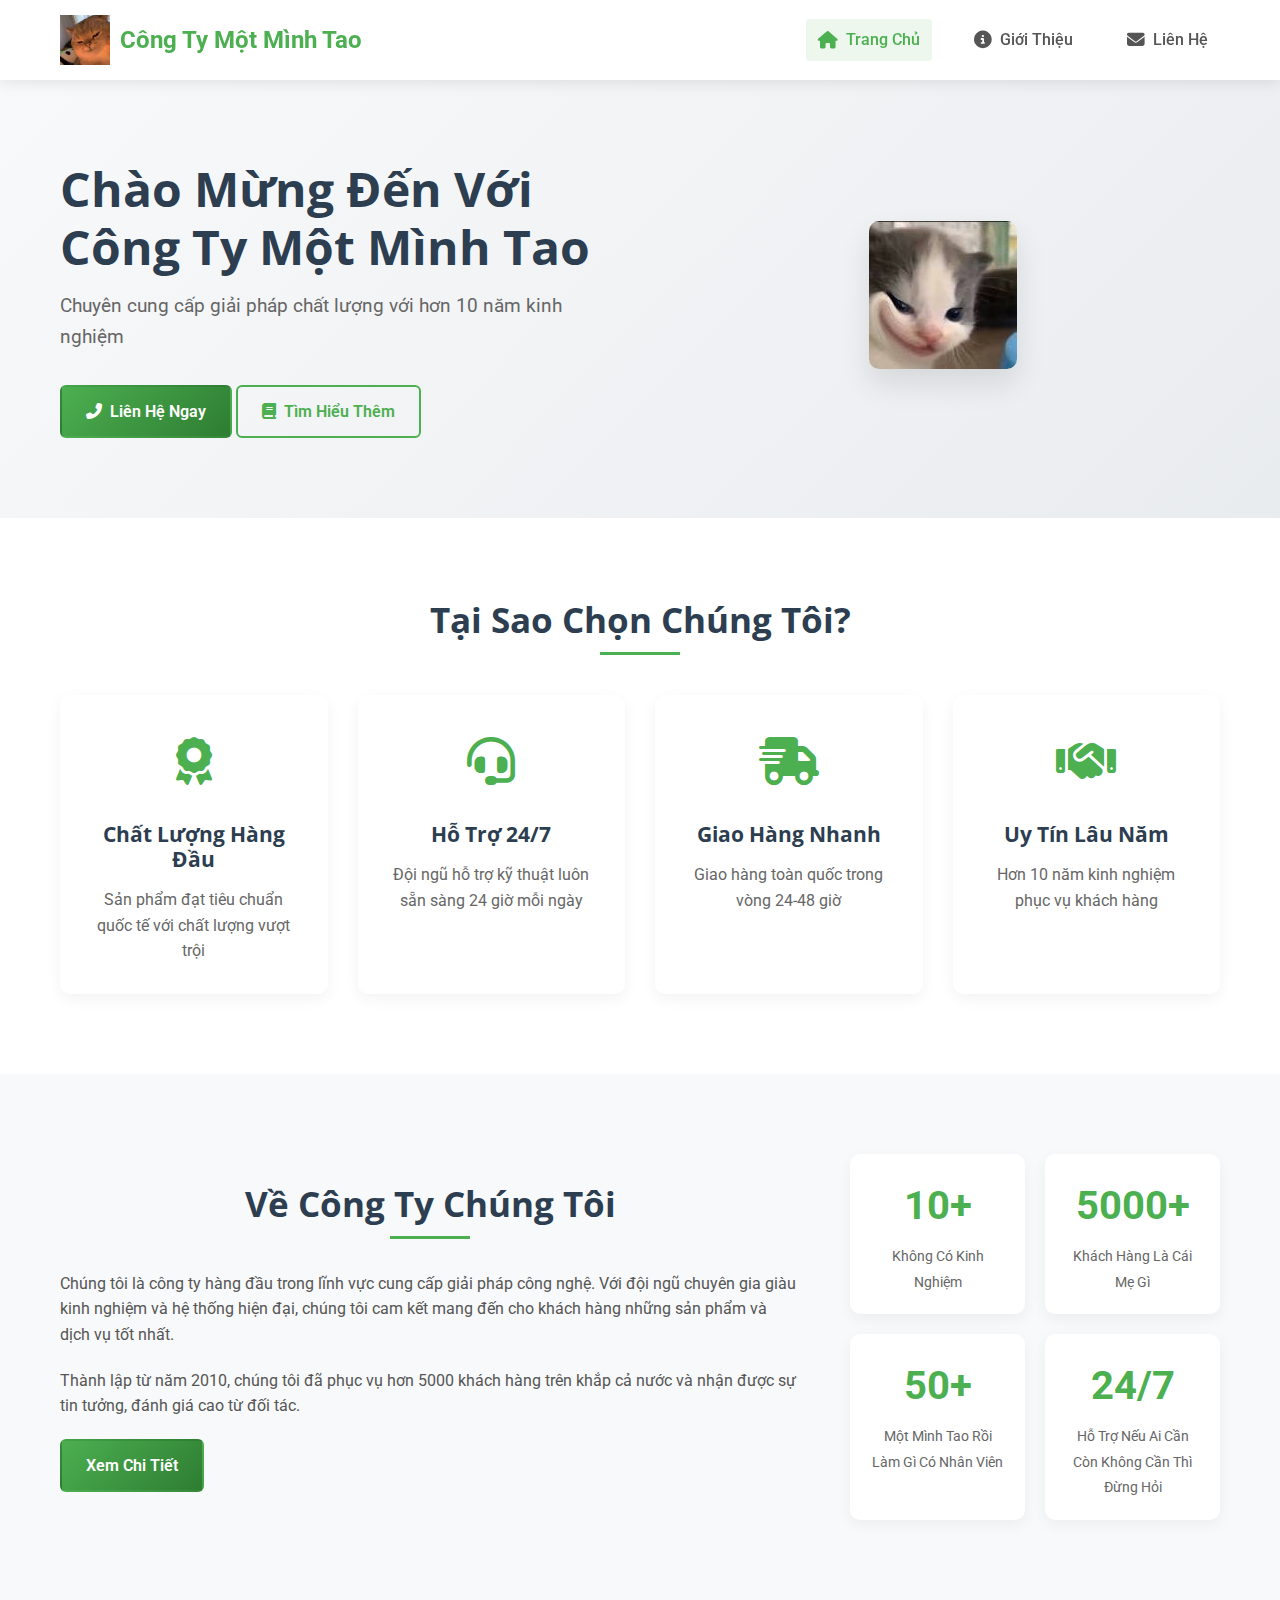
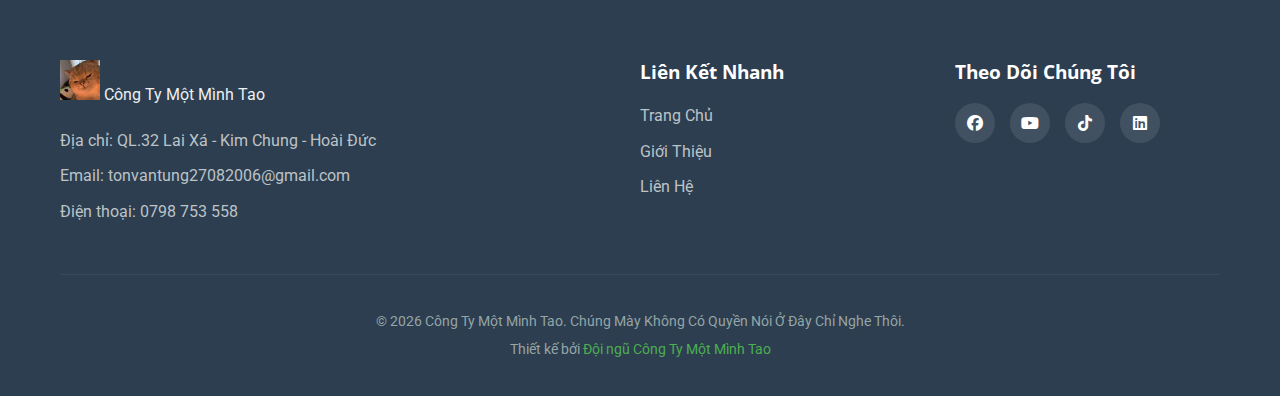
<file: index.html>
<!DOCTYPE html>
<html lang="vi">
<head>
    <meta charset="UTF-8">
    <meta name="viewport" content="width=device-width, initial-scale=1.0">
    <title>Công Ty Một Mình Tao - Trang Chủ</title>
    
    <!-- CSS -->
    <link rel="stylesheet" href="CSS/style.css">
    <link rel="stylesheet" href="CSS/responsive.css">
    
    <!-- Font Awesome Icons -->
    <link rel="stylesheet" href="https://cdnjs.cloudflare.com/ajax/libs/font-awesome/6.4.0/css/all.min.css">
    
    <!-- Favicon -->
    <link rel="icon" href="./images/meo6.ico" type="image/x-icon">
    
    <!-- Google Fonts -->
    <link href="https://fonts.googleapis.com/css2?family=Roboto:wght@300;400;500;700&family=Open+Sans:wght@400;600;700&display=swap" rel="stylesheet">
</head>
<body>
    <!-- HEADER -->
    <header class="header">
        <div class="container">
            <div class="header-content">
                <!-- Logo -->
                <div class="logo">
                    <a href="index.html">
                        <img src="./images/meo5.png" alt="Logo Công Ty Một Mình Tao">
                        <span class="logo-text">Công Ty Một Mình Tao</span>
                    </a>
                </div>
                
                <!-- Navigation Menu -->
                <nav class="nav">
                    <ul class="nav-list">
                        <li class="nav-item active">
                            <a href="index.html" class="nav-link">
                                <i class="fas fa-home"></i>
                                <span>Trang Chủ</span>
                            </a>
                        </li>
                        <li class="nav-item">
                            <a href="about.html" class="nav-link">
                                <i class="fas fa-info-circle"></i>
                                <span>Giới Thiệu</span>
                            </a>
                        </li>
                        <li class="nav-item">
                            <a href="contact.html" class="nav-link">
                                <i class="fas fa-envelope"></i>
                                <span>Liên Hệ</span>
                            </a>
                        </li>
                    </ul>
                </nav>
                
                <!-- Mobile Menu Button -->
                <button class="menu-toggle" id="menuToggle">
                    <i class="fas fa-bars"></i>
                </button>
            </div>
        </div>
    </header>

    <!-- HERO SECTION -->
    <section class="hero">
        <div class="container">
            <div class="hero-content">
                <h1 class="hero-title">Chào Mừng Đến Với Công Ty Một Mình Tao</h1>
                <p class="hero-subtitle">Chuyên cung cấp giải pháp chất lượng với hơn 10 năm kinh nghiệm</p>
                <a href="contact.html" class="btn btn-primary">
                    <i class="fas fa-phone-alt"></i>
                    Liên Hệ Ngay
                </a>
                <a href="about.html" class="btn btn-secondary">
                    <i class="fas fa-book"></i>
                    Tìm Hiểu Thêm
                </a>
            </div>
            
            <div class="hero-image">
                <img src="./images/meo7.jpg" alt="Hình ảnh công ty" class="hero-img">
            </div>
        </div>
    </section>

    <!-- FEATURES SECTION -->
    <section class="features">
        <div class="container">
            <h2 class="section-title">Tại Sao Chọn Chúng Tôi?</h2>
            
            <div class="features-grid">
                <div class="feature-card">
                    <div class="feature-icon">
                        <i class="fas fa-award"></i>
                    </div>
                    <h3 class="feature-title">Chất Lượng Hàng Đầu</h3>
                    <p class="feature-desc">Sản phẩm đạt tiêu chuẩn quốc tế với chất lượng vượt trội</p>
                </div>
                
                <div class="feature-card">
                    <div class="feature-icon">
                        <i class="fas fa-headset"></i>
                    </div>
                    <h3 class="feature-title">Hỗ Trợ 24/7</h3>
                    <p class="feature-desc">Đội ngũ hỗ trợ kỹ thuật luôn sẵn sàng 24 giờ mỗi ngày</p>
                </div>
                
                <div class="feature-card">
                    <div class="feature-icon">
                        <i class="fas fa-shipping-fast"></i>
                    </div>
                    <h3 class="feature-title">Giao Hàng Nhanh</h3>
                    <p class="feature-desc">Giao hàng toàn quốc trong vòng 24-48 giờ</p>
                </div>
                
                <div class="feature-card">
                    <div class="feature-icon">
                        <i class="fas fa-handshake"></i>
                    </div>
                    <h3 class="feature-title">Uy Tín Lâu Năm</h3>
                    <p class="feature-desc">Hơn 10 năm kinh nghiệm phục vụ khách hàng</p>
                </div>
            </div>
        </div>
    </section>

    <!-- ABOUT PREVIEW -->
    <section class="about-preview">
        <div class="container">
            <div class="about-content">
                <div class="about-text">
                    <h2 class="section-title">Về Công Ty Chúng Tôi</h2>
                    <p>Chúng tôi là công ty hàng đầu trong lĩnh vực cung cấp giải pháp công nghệ. Với đội ngũ chuyên gia giàu kinh nghiệm và hệ thống hiện đại, chúng tôi cam kết mang đến cho khách hàng những sản phẩm và dịch vụ tốt nhất.</p>
                    <p>Thành lập từ năm 2010, chúng tôi đã phục vụ hơn 5000 khách hàng trên khắp cả nước và nhận được sự tin tưởng, đánh giá cao từ đối tác.</p>
                    <a href="about.html" class="btn btn-primary">Xem Chi Tiết</a>
                </div>
                <div class="about-stats">
                    <div class="stat">
                        <span class="stat-number">10+</span>
                        <span class="stat-label">Không Có Kinh Nghiệm</span>
                    </div>
                    <div class="stat">
                        <span class="stat-number">5000+</span>
                        <span class="stat-label">Khách Hàng Là Cái Mẹ Gì</span>
                    </div>
                    <div class="stat">
                        <span class="stat-number">50+</span>
                        <span class="stat-label">Một Mình Tao Rồi Làm Gì Có Nhân Viên</span>
                    </div>
                    <div class="stat">
                        <span class="stat-number">24/7</span>
                        <span class="stat-label">Hỗ Trợ Nếu Ai Cần Còn Không Cần Thì Đừng Hỏi</span>
                    </div>
                </div>
            </div>
        </div>
    </section>

    <!-- FOOTER -->
    <footer class="footer">
        <div class="container">
            <div class="footer-content">
                <!-- Company Info -->
                <div class="footer-info">
                    <div class="logo">
                        <img src="./images/meo5.png" alt="Logo  Công Ty Một Mình Tao">
                        <span>Công Ty Một Mình Tao</span>
                    </div>
                    <p>Địa chỉ: QL.32 Lai Xá - Kim Chung - Hoài Đức</p>
                    <p>Email: tonvantung27082006@gmail.com</p>
                    <p>Điện thoại: 0798 753 558</p>
                </div>
                
                <!-- Quick Links -->
                <div class="footer-links">
                    <h3>Liên Kết Nhanh</h3>
                    <ul>
                        <li><a href="index.html">Trang Chủ</a></li>
                        <li><a href="about.html">Giới Thiệu</a></li>
                        <li><a href="contact.html">Liên Hệ</a></li>
                    </ul>
                </div>
                
                <!-- Social Media -->
                <div class="footer-social">
                    <h3>Theo Dõi Chúng Tôi</h3>
                    <div class="social-icons">
                        <a href="#"><i class="fab fa-facebook"></i></a>
                        <a href="#"><i class="fab fa-youtube"></i></a>
                        <a href="#"><i class="fab fa-tiktok"></i></a>
                        <a href="#"><i class="fab fa-linkedin"></i></a>
                    </div>
                </div>
            </div>
            
            <div class="footer-bottom">
                <p>&copy; 2026 Công Ty Một Mình Tao. Chúng Mày Không Có Quyền Nói Ở Đây Chỉ Nghe Thôi.</p>
                <p>Thiết kế bởi <a href="#" style="color: #4CAF50;">Đội ngũ Công Ty Một Mình Tao</a></p>
            </div>
        </div>
    </footer>

    <!-- JavaScript -->
    <script src="js/main.js"></script>
</body>
</html>
</file>
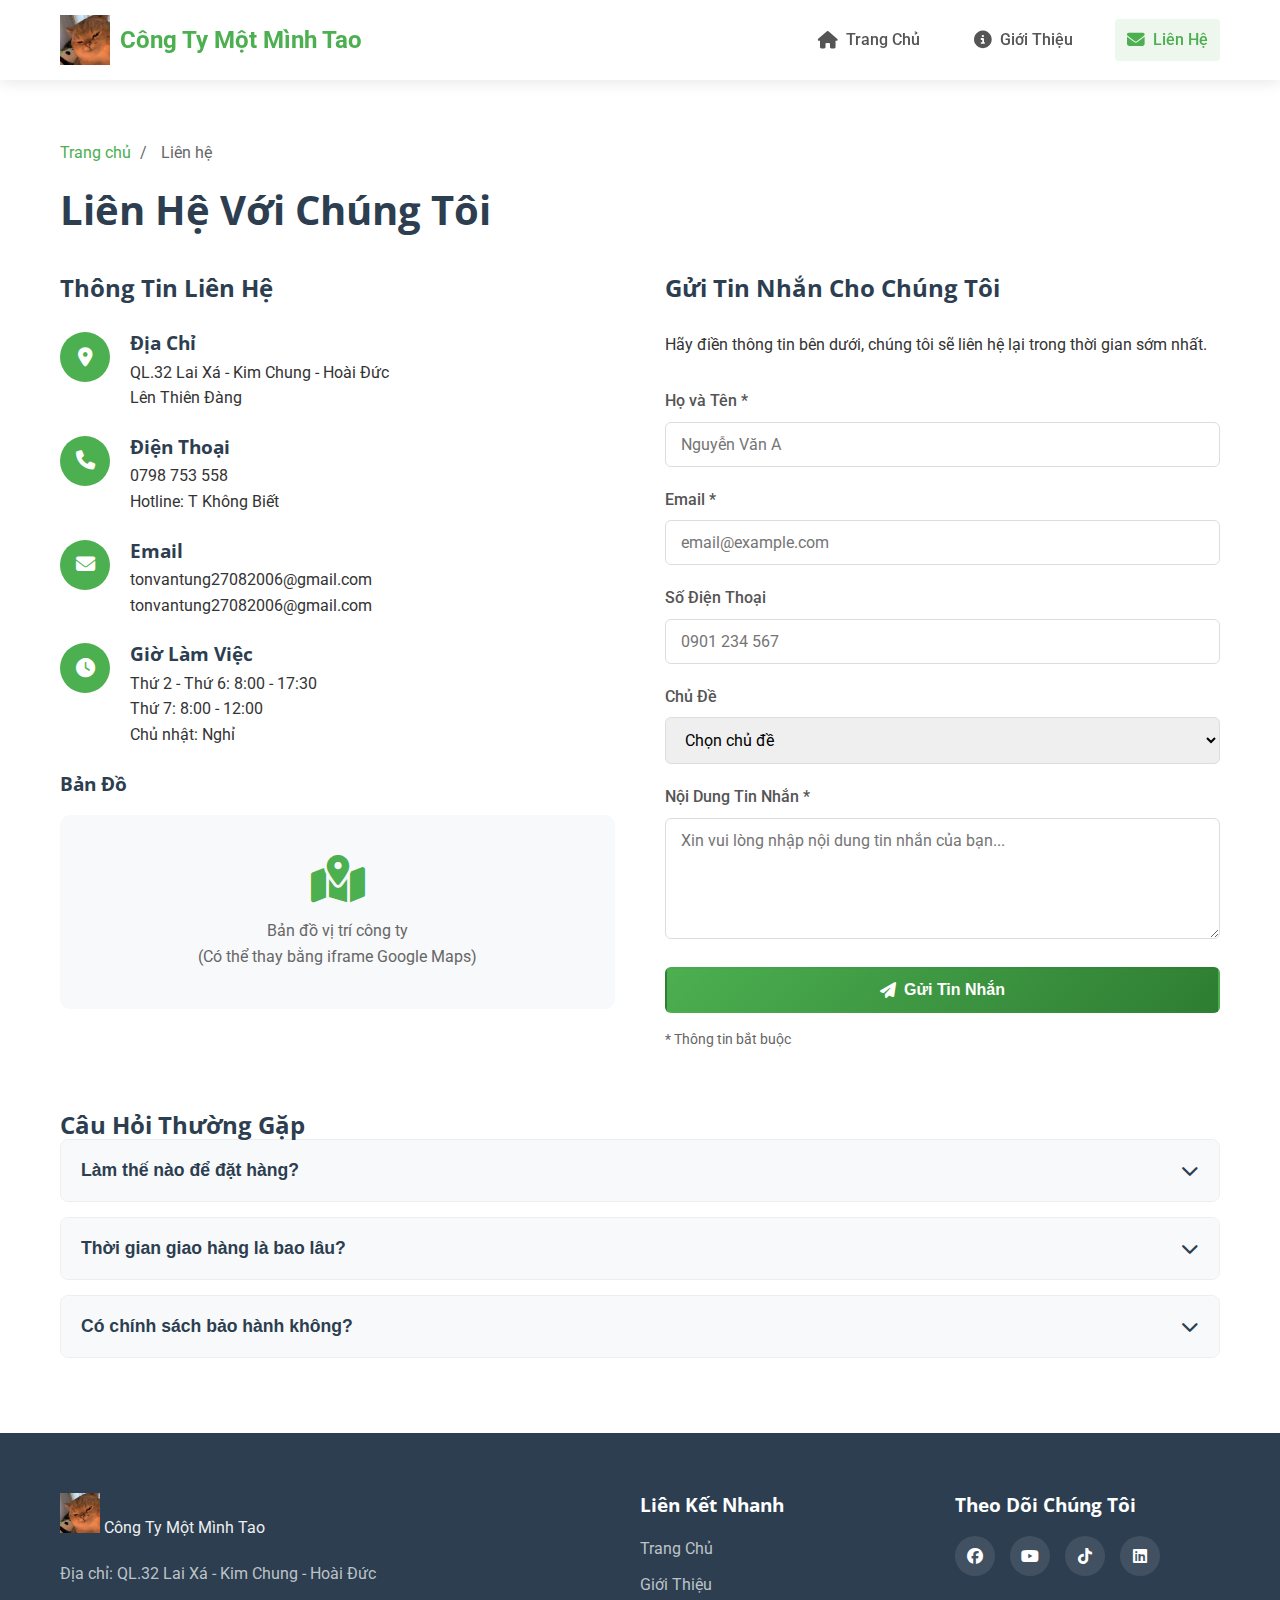
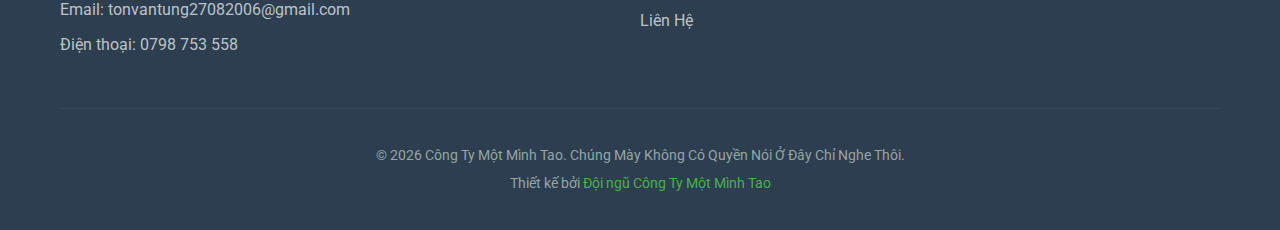
<file: contact.html>
<!-- LIÊN HỆ -->
<!DOCTYPE html>
<html lang="vi">
<head>
    <meta charset="UTF-8">
    <meta name="viewport" content="width=device-width, initial-scale=1.0">
    <title>Liên Hệ - Công Ty Một Mình Tao</title>
    
    <!-- CSS -->
    <link rel="stylesheet" href="CSS/style.css">
    <link rel="stylesheet" href="CSS/responsive.css">
    
    <!-- Font Awesome -->
    <link rel="stylesheet" href="https://cdnjs.cloudflare.com/ajax/libs/font-awesome/6.4.0/css/all.min.css">
    
    <!-- Favicon -->
    <link rel="icon" href="./images/meo6.ico" type="image/x-icon">
    
    <!-- Google Fonts -->
    <link href="https://fonts.googleapis.com/css2?family=Roboto:wght@300;400;500;700&family=Open+Sans:wght@400;600;700&display=swap" rel="stylesheet">
</head>
<body>
    <!-- HEADER -->
    <header class="header">
        <div class="container">
            <div class="header-content">
                <div class="logo">
                    <a href="index.html">
                        <img src="./images/meo5.png" alt="Logo Công Ty Một Mình Tao">
                        <span class="logo-text">Công Ty Một Mình Tao</span>
                    </a>
                </div>
                
                <nav class="nav">
                    <ul class="nav-list">
                        <li class="nav-item">
                            <a href="index.html" class="nav-link">
                                <i class="fas fa-home"></i>
                                <span>Trang Chủ</span>
                            </a>
                        </li>
                        <li class="nav-item">
                            <a href="about.html" class="nav-link">
                                <i class="fas fa-info-circle"></i>
                                <span>Giới Thiệu</span>
                            </a>
                        </li>
                        <li class="nav-item active">
                            <a href="contact.html" class="nav-link">
                                <i class="fas fa-envelope"></i>
                                <span>Liên Hệ</span>
                            </a>
                        </li>
                    </ul>
                </nav>
                
                <button class="menu-toggle" id="menuToggle">
                    <i class="fas fa-bars"></i>
                </button>
            </div>
        </div>
    </header>

    <!-- CONTACT CONTENT -->
    <main class="contact-page">
        <div class="container">
            <!-- Breadcrumb -->
            <div class="breadcrumb">
                <a href="index.html">Trang chủ</a>
                <span>/</span>
                <span>Liên hệ</span>
            </div>
            
            <!-- Page Title -->
            <h1 class="page-title">Liên Hệ Với Chúng Tôi</h1>
            
            <div class="contact-wrapper">
                <!-- Contact Info -->
                <div class="contact-info">
                    <h2>Thông Tin Liên Hệ</h2>
                    
                    <div class="contact-item">
                        <div class="contact-icon">
                            <i class="fas fa-map-marker-alt"></i>
                        </div>
                        <div class="contact-details">
                            <h3>Địa Chỉ</h3>
                            <p>QL.32 Lai Xá - Kim Chung - Hoài Đức</p>
                            <p>Lên Thiên Đàng</p>
                        </div>
                    </div>
                    
                    <div class="contact-item">
                        <div class="contact-icon">
                            <i class="fas fa-phone"></i>
                        </div>
                        <div class="contact-details">
                            <h3>Điện Thoại</h3>
                            <p>0798 753 558</p>
                            <p>Hotline: T Không Biết</p>
                        </div>
                    </div>
                    
                    <div class="contact-item">
                        <div class="contact-icon">
                            <i class="fas fa-envelope"></i>
                        </div>
                        <div class="contact-details">
                            <h3>Email</h3>
                            <p>tonvantung27082006@gmail.com</p>
                            <p>tonvantung27082006@gmail.com</p>
                        </div>
                    </div>
                    
                    <div class="contact-item">
                        <div class="contact-icon">
                            <i class="fas fa-clock"></i>
                        </div>
                        <div class="contact-details">
                            <h3>Giờ Làm Việc</h3>
                            <p>Thứ 2 - Thứ 6: 8:00 - 17:30</p>
                            <p>Thứ 7: 8:00 - 12:00</p>
                            <p>Chủ nhật: Nghỉ</p>
                        </div>
                    </div>
                    
                    <div class="map">
                        <h3>Bản Đồ</h3>
                        <!-- Đoạn mã Google Maps đơn giản -->
                        <div class="map-placeholder">
                            <i class="fas fa-map-marked-alt"></i>
                            <p>Bản đồ vị trí công ty</p>
                            <p>(Có thể thay bằng iframe Google Maps)</p>
                        </div>
                    </div>
                </div>
                
                <!-- Contact Form -->
                <div class="contact-form-container">
                    <h2>Gửi Tin Nhắn Cho Chúng Tôi</h2>
                    <p>Hãy điền thông tin bên dưới, chúng tôi sẽ liên hệ lại trong thời gian sớm nhất.</p>
                    
                    <form id="contactForm" class="contact-form">
                        <div class="form-group">
                            <label for="name">Họ và Tên *</label>
                            <input type="text" id="name" name="name" required placeholder="Nguyễn Văn A">
                        </div>
                        
                        <div class="form-group">
                            <label for="email">Email *</label>
                            <input type="email" id="email" name="email" required placeholder="email@example.com">
                        </div>
                        
                        <div class="form-group">
                            <label for="phone">Số Điện Thoại</label>
                            <input type="tel" id="phone" name="phone" placeholder="0901 234 567">
                        </div>
                        
                        <div class="form-group">
                            <label for="subject">Chủ Đề</label>
                            <select id="subject" name="subject">
                                <option value="">Chọn chủ đề</option>
                                <option value="support">Hỗ trợ kỹ thuật</option>
                                <option value="sales">Tư vấn mua hàng</option>
                                <option value="partnership">Hợp tác</option>
                                <option value="other">Khác</option>
                            </select>
                        </div>
                        
                        <div class="form-group">
                            <label for="message">Nội Dung Tin Nhắn *</label>
                            <textarea id="message" name="message" rows="5" required placeholder="Xin vui lòng nhập nội dung tin nhắn của bạn..."></textarea>
                        </div>
                        
                        <button type="submit" class="btn btn-primary btn-full">
                            <i class="fas fa-paper-plane"></i>
                            Gửi Tin Nhắn
                        </button>
                        
                        <p class="form-note">* Thông tin bắt buộc</p>
                    </form>
                </div>
            </div>
            
            <!-- FAQ Section -->
            <div class="faq-section">
                <h2>Câu Hỏi Thường Gặp</h2>
                
                <div class="faq-item">
                    <button class="faq-question">
                        <span>Làm thế nào để đặt hàng?</span>
                        <i class="fas fa-chevron-down"></i>
                    </button>
                    <div class="faq-answer">
                        <p>Bạn có thể đặt hàng qua website hoặc gọi trực tiếp đến hotline 0901 234 567. Nhân viên chúng tôi sẽ hỗ trợ bạn.</p>
                    </div>
                </div>
                
                <div class="faq-item">
                    <button class="faq-question">
                        <span>Thời gian giao hàng là bao lâu?</span>
                        <i class="fas fa-chevron-down"></i>
                    </button>
                    <div class="faq-answer">
                        <p>Thời gian giao hàng tại TP.HCM là 24 giờ, các tỉnh thành khác từ 2-5 ngày làm việc tùy vào địa điểm.</p>
                    </div>
                </div>
                
                <div class="faq-item">
                    <button class="faq-question">
                        <span>Có chính sách bảo hành không?</span>
                        <i class="fas fa-chevron-down"></i>
                    </button>
                    <div class="faq-answer">
                        <p>Tất cả sản phẩm đều được bảo hành chính hãng từ 12-24 tháng tùy sản phẩm.</p>
                    </div>
                </div>
            </div>
        </div>
    </main>

    <!-- FOOTER -->
    <footer class="footer">
        <div class="container">
            <div class="footer-content">
                <div class="footer-info">
                    <div class="logo">
                        <img src="./images/meo5.png" alt="Logo Công Ty ABC">
                        <span>Công Ty Một Mình Tao</span>
                    </div>
                    <p>Địa chỉ: QL.32 Lai Xá - Kim Chung - Hoài Đức</p>
                    <p>Email: tonvantung27082006@gmail.com</p>
                    <p>Điện thoại: 0798 753 558</p>
                </div>
                
                <div class="footer-links">
                    <h3>Liên Kết Nhanh</h3>
                    <ul>
                        <li><a href="index.html">Trang Chủ</a></li>
                        <li><a href="about.html">Giới Thiệu</a></li>
                        <li><a href="contact.html">Liên Hệ</a></li>
                    </ul>
                </div>
                
                <div class="footer-social">
                    <h3>Theo Dõi Chúng Tôi</h3>
                    <div class="social-icons">
                        <a href="#"><i class="fab fa-facebook"></i></a>
                        <a href="#"><i class="fab fa-youtube"></i></a>
                        <a href="#"><i class="fab fa-tiktok"></i></a>
                        <a href="#"><i class="fab fa-linkedin"></i></a>
                    </div>
                </div>
            </div>
            
            <div class="footer-bottom">
                <p>&copy; 2026 Công Ty Một Mình Tao. Chúng Mày Không Có Quyền Nói Ở Đây Chỉ Nghe Thôi.</p>
                <p>Thiết kế bởi <a href="#" style="color: #4CAF50;">Đội ngũ Công Ty Một Mình Tao</a></p>
            </div>
        </div>
    </footer>

    <!-- JavaScript -->
    <script src="js/main.js"></script>
</body>
</html>
</file>
<file: CSS/responsive.css>
/* ===== RESPONSIVE DESIGN ===== */

/* Tablet: 768px - 1024px */
@media (max-width: 1024px) {
    .hero-title {
        font-size: 2.5rem;
    }
    
    .section-title {
        font-size: 1.8rem;
    }
    
    .about-content,
    .contact-wrapper,
    .footer-content {
        grid-template-columns: 1fr;
        gap: 30px;
    }
    
    .mission-vision {
        grid-template-columns: 1fr;
    }
}

/* Mobile: 480px - 768px */
@media (max-width: 768px) {
    /* Header & Navigation */
    .header-content {
        flex-wrap: wrap;
    }
    
    .nav {
        display: none;
        width: 100%;
        order: 3;
        margin-top: 20px;
    }
    
    .nav.active {
        display: block;
    }
    
    .nav-list {
        flex-direction: column;
        gap: 10px;
    }
    
    .menu-toggle {
        display: block;
    }
    
    /* Hero Section */
    .hero .container {
        flex-direction: column;
        text-align: center;
    }
    
    .hero-title {
        font-size: 2rem;
    }
    
    .hero-subtitle {
        font-size: 1rem;
    }
    
    /* Features */
    .features-grid {
        grid-template-columns: 1fr;
    }
    
    /* About Page */
    .about-detail {
        grid-template-columns: 1fr;
    }
    
    .timeline::before {
        left: 20px;
    }
    
    .timeline-item {
        padding-left: 60px;
    }
    
    .timeline-year {
        min-width: 60px;
        padding: 8px 10px;
    }
    
    /* Contact Page */
    .contact-wrapper {
        grid-template-columns: 1fr;
    }
    
    /* Footer */
    .footer-content {
        grid-template-columns: 1fr;
        text-align: center;
    }
    
    .social-icons {
        justify-content: center;
    }
}

/* Small Mobile: < 480px */
@media (max-width: 480px) {
    .container {
        padding: 0 15px;
    }
    
    .hero-title {
        font-size: 1.8rem;
    }
    
    .page-title {
        font-size: 1.8rem;
    }
    
    .section-title {
        font-size: 1.5rem;
    }
    
    .btn {
        padding: 10px 20px;
        font-size: 0.9rem;
    }
    
    .about-stats {
        grid-template-columns: 1fr;
    }
    
    .value-item {
        padding: 15px;
    }
    
    .contact-item {
        flex-direction: column;
        text-align: center;
    }
    
    .contact-icon {
        margin: 0 auto;
    }
}
</file>
<file: CSS/style.css>
/* style Chính */
/* ===== RESET & BASE STYLES ===== */
* {
    margin: 0;
    padding: 0;
    box-sizing: border-box;
}

html {
    scroll-behavior: smooth;
}

body {
    font-family: 'Roboto', 'Open Sans', sans-serif;
    line-height: 1.6;
    color: #333;
    background-color: #fff;
}

.container {
    width: 100%;
    max-width: 1200px;
    margin: 0 auto;
    padding: 0 20px;
}

/* ===== TYPOGRAPHY ===== */
h1, h2, h3, h4 {
    font-family: 'Open Sans', sans-serif;
    font-weight: 700;
    line-height: 1.2;
    color: #2c3e50;
}

.section-title {
    font-size: 2.2rem;
    text-align: center;
    margin-bottom: 2rem;
    position: relative;
    padding-bottom: 15px;
}

.section-title::after {
    content: '';
    position: absolute;
    bottom: 0;
    left: 50%;
    transform: translateX(-50%);
    width: 80px;
    height: 3px;
    background: #4CAF50;
}

.page-title {
    font-size: 2.5rem;
    margin-bottom: 1.5rem;
    color: #2c3e50;
}

/* ===== BUTTONS ===== */
.btn {
    display: inline-flex;
    align-items: center;
    justify-content: center;
    gap: 8px;
    padding: 12px 24px;
    border-radius: 6px;
    text-decoration: none;
    font-weight: 600;
    font-size: 1rem;
    transition: all 0.3s ease;
    cursor: pointer;
    border: 2px solid transparent;
}

.btn-primary {
    background: linear-gradient(135deg, #4CAF50, #2E7D32);
    color: white;
}

.btn-primary:hover {
    transform: translateY(-2px);
    box-shadow: 0 8px 20px rgba(76, 175, 80, 0.3);
}

.btn-secondary {
    background: transparent;
    color: #4CAF50;
    border-color: #4CAF50;
}

.btn-secondary:hover {
    background: #4CAF50;
    color: white;
}

.btn-full {
    width: 100%;
}

/* ===== HEADER ===== */
.header {
    background: white;
    box-shadow: 0 2px 15px rgba(0, 0, 0, 0.1);
    position: sticky;
    top: 0;
    z-index: 1000;
}

.header-content {
    display: flex;
    justify-content: space-between;
    align-items: center;
    padding: 15px 0;
}

.logo a {
    display: flex;
    align-items: center;
    gap: 10px;
    text-decoration: none;
    color: #2c3e50;
}

.logo img {
    height: 50px;
    width: auto;
}

.logo-text {
    font-size: 1.5rem;
    font-weight: 700;
    color: #4CAF50;
}

/* ===== NAVIGATION ===== */
.nav-list {
    display: flex;
    list-style: none;
    gap: 30px;
}

.nav-link {
    display: flex;
    align-items: center;
    gap: 8px;
    text-decoration: none;
    color: #555;
    font-weight: 500;
    padding: 8px 12px;
    border-radius: 4px;
    transition: all 0.3s;
}

.nav-link:hover,
.nav-item.active .nav-link {
    background: rgba(76, 175, 80, 0.1);
    color: #4CAF50;
}

.nav-link i {
    font-size: 1.1rem;
}

.menu-toggle {
    display: none;
    background: none;
    border: none;
    font-size: 1.5rem;
    color: #555;
    cursor: pointer;
}

/* ===== HERO SECTION ===== */
.hero {
    padding: 80px 0;
    background: linear-gradient(135deg, #f8f9fa 0%, #e9ecef 100%);
}

.hero .container {
    display: flex;
    align-items: center;
    justify-content: space-between;
    gap: 50px;
}

.hero-content {
    flex: 1;
}

.hero-title {
    font-size: 3rem;
    margin-bottom: 1rem;
    color: #2c3e50;
}

.hero-subtitle {
    font-size: 1.2rem;
    color: #666;
    margin-bottom: 2rem;
}

.hero-image {
    flex: 1;
    text-align: center;
}

.hero-img {
    max-width: 100%;
    border-radius: 10px;
    box-shadow: 0 15px 30px rgba(0, 0, 0, 0.1);
}

/* ===== FEATURES SECTION ===== */
.features {
    padding: 80px 0;
}

.features-grid {
    display: grid;
    grid-template-columns: repeat(auto-fit, minmax(250px, 1fr));
    gap: 30px;
    margin-top: 40px;
}

.feature-card {
    padding: 30px;
    background: white;
    border-radius: 10px;
    text-align: center;
    box-shadow: 0 5px 15px rgba(0, 0, 0, 0.05);
    transition: transform 0.3s, box-shadow 0.3s;
}

.feature-card:hover {
    transform: translateY(-10px);
    box-shadow: 0 15px 30px rgba(0, 0, 0, 0.1);
}

.feature-icon {
    font-size: 3rem;
    color: #4CAF50;
    margin-bottom: 20px;
}

.feature-title {
    font-size: 1.3rem;
    margin-bottom: 15px;
}

.feature-desc {
    color: #666;
    line-height: 1.6;
}

/* ===== ABOUT PREVIEW ===== */
.about-preview {
    padding: 80px 0;
    background: #f8f9fa;
}

.about-content {
    display: grid;
    grid-template-columns: 2fr 1fr;
    gap: 50px;
    align-items: center;
}

.about-text p {
    margin-bottom: 20px;
    color: #555;
}

.about-stats {
    display: grid;
    grid-template-columns: 1fr 1fr;
    gap: 20px;
}

.stat {
    text-align: center;
    padding: 20px;
    background: white;
    border-radius: 10px;
    box-shadow: 0 5px 15px rgba(0, 0, 0, 0.05);
}

.stat-number {
    display: block;
    font-size: 2.5rem;
    font-weight: 700;
    color: #4CAF50;
    margin-bottom: 5px;
}

.stat-label {
    color: #666;
    font-size: 0.9rem;
}

/* ===== ABOUT PAGE ===== */
.about-page {
    padding: 60px 0;
}

.breadcrumb {
    margin-bottom: 20px;
    color: #666;
}

.breadcrumb a {
    color: #4CAF50;
    text-decoration: none;
}

.breadcrumb span {
    margin: 0 5px;
}

.about-detail {
    display: grid;
    grid-template-columns: 1fr 1fr;
    gap: 50px;
    margin: 40px 0;
}

.about-image img {
    width: 100%;
    border-radius: 10px;
    box-shadow: 0 10px 20px rgba(0, 0, 0, 0.1);
}

.mission-vision {
    display: grid;
    grid-template-columns: 1fr 1fr;
    gap: 30px;
    margin: 30px 0;
}

.mission, .vision {
    padding: 25px;
    background: #f8f9fa;
    border-radius: 10px;
}

.mission h3, .vision h3 {
    display: flex;
    align-items: center;
    gap: 10px;
    margin-bottom: 15px;
    color: #4CAF50;
}

.values {
    display: grid;
    grid-template-columns: repeat(auto-fit, minmax(200px, 1fr));
    gap: 20px;
    margin: 30px 0;
}

.value-item {
    text-align: center;
    padding: 20px;
}

.value-item i {
    font-size: 2.5rem;
    color: #4CAF50;
    margin-bottom: 15px;
}

.timeline {
    margin-top: 60px;
    position: relative;
}

.timeline::before {
    content: '';
    position: absolute;
    left: 30px;
    top: 0;
    bottom: 0;
    width: 4px;
    background: #4CAF50;
}

.timeline-item {
    position: relative;
    padding-left: 80px;
    margin-bottom: 40px;
}

.timeline-year {
    position: absolute;
    left: 0;
    top: 0;
    background: #4CAF50;
    color: white;
    padding: 10px 20px;
    border-radius: 6px;
    font-weight: 700;
    min-width: 80px;
    text-align: center;
}

.timeline-content {
    background: white;
    padding: 25px;
    border-radius: 10px;
    box-shadow: 0 5px 15px rgba(0, 0, 0, 0.05);
}

/* ===== CONTACT PAGE ===== */
.contact-page {
    padding: 60px 0;
}

.contact-wrapper {
    display: grid;
    grid-template-columns: 1fr 1fr;
    gap: 50px;
    margin: 40px 0;
}

.contact-info h2,
.contact-form-container h2 {
    margin-bottom: 30px;
    color: #2c3e50;
}

.contact-item {
    display: flex;
    gap: 20px;
    margin-bottom: 25px;
    align-items: flex-start;
}

.contact-icon {
    background: #4CAF50;
    color: white;
    width: 50px;
    height: 50px;
    border-radius: 50%;
    display: flex;
    align-items: center;
    justify-content: center;
    font-size: 1.2rem;
    flex-shrink: 0;
}

.contact-details h3 {
    margin-bottom: 5px;
    color: #2c3e50;
}

.map-placeholder {
    background: #f8f9fa;
    border-radius: 10px;
    padding: 40px;
    text-align: center;
    color: #666;
    margin-top: 20px;
}

.map-placeholder i {
    font-size: 3rem;
    color: #4CAF50;
    margin-bottom: 15px;
}

/* ===== FORM STYLES ===== */
.contact-form {
    margin-top: 30px;
}

.form-group {
    margin-bottom: 20px;
}

.form-group label {
    display: block;
    margin-bottom: 8px;
    color: #555;
    font-weight: 500;
}

.form-group input,
.form-group select,
.form-group textarea {
    width: 100%;
    padding: 12px 15px;
    border: 1px solid #ddd;
    border-radius: 6px;
    font-family: inherit;
    font-size: 1rem;
    transition: border-color 0.3s;
}

.form-group input:focus,
.form-group select:focus,
.form-group textarea:focus {
    outline: none;
    border-color: #4CAF50;
}

.form-note {
    margin-top: 15px;
    color: #666;
    font-size: 0.9rem;
}

/* ===== FAQ ===== */
.faq-section {
    margin-top: 60px;
}

.faq-item {
    margin-bottom: 15px;
    border: 1px solid #eee;
    border-radius: 8px;
    overflow: hidden;
}

.faq-question {
    width: 100%;
    padding: 20px;
    background: #f8f9fa;
    border: none;
    text-align: left;
    font-size: 1.1rem;
    font-weight: 600;
    color: #2c3e50;
    cursor: pointer;
    display: flex;
    justify-content: space-between;
    align-items: center;
}

.faq-question i {
    transition: transform 0.3s;
}

.faq-answer {
    padding: 0 20px;
    max-height: 0;
    overflow: hidden;
    transition: max-height 0.3s, padding 0.3s;
}

.faq-answer p {
    padding: 20px 0;
}

.faq-item.active .faq-question i {
    transform: rotate(180deg);
}

.faq-item.active .faq-answer {
    max-height: 200px;
}

/* ===== FOOTER ===== */
.footer {
    background: #2c3e50;
    color: #ecf0f1;
    padding: 60px 0 30px;
}

.footer-content {
    display: grid;
    grid-template-columns: 2fr 1fr 1fr;
    gap: 50px;
    margin-bottom: 40px;
}

.footer-info .logo {
    margin-bottom: 20px;
}

.footer-info .logo img {
    height: 40px;
}

.footer-info p {
    margin: 10px 0;
    color: #bdc3c7;
}

.footer-links h3,
.footer-social h3 {
    color: white;
    margin-bottom: 20px;
    font-size: 1.2rem;
}

.footer-links ul {
    list-style: none;
}

.footer-links li {
    margin-bottom: 10px;
}

.footer-links a {
    color: #bdc3c7;
    text-decoration: none;
    transition: color 0.3s;
}

.footer-links a:hover {
    color: #4CAF50;
}

.social-icons {
    display: flex;
    gap: 15px;
}

.social-icons a {
    display: inline-flex;
    align-items: center;
    justify-content: center;
    width: 40px;
    height: 40px;
    background: rgba(255, 255, 255, 0.1);
    border-radius: 50%;
    color: white;
    text-decoration: none;
    transition: background 0.3s;
}

.social-icons a:hover {
    background: #4CAF50;
}

.footer-bottom {
    text-align: center;
    padding-top: 30px;
    border-top: 1px solid #34495e;
    color: #95a5a6;
    font-size: 0.9rem;
}

.footer-bottom p {
    margin: 5px 0;
}

.footer-bottom a {
    color: #4CAF50;
    text-decoration: none;
}
</file>
